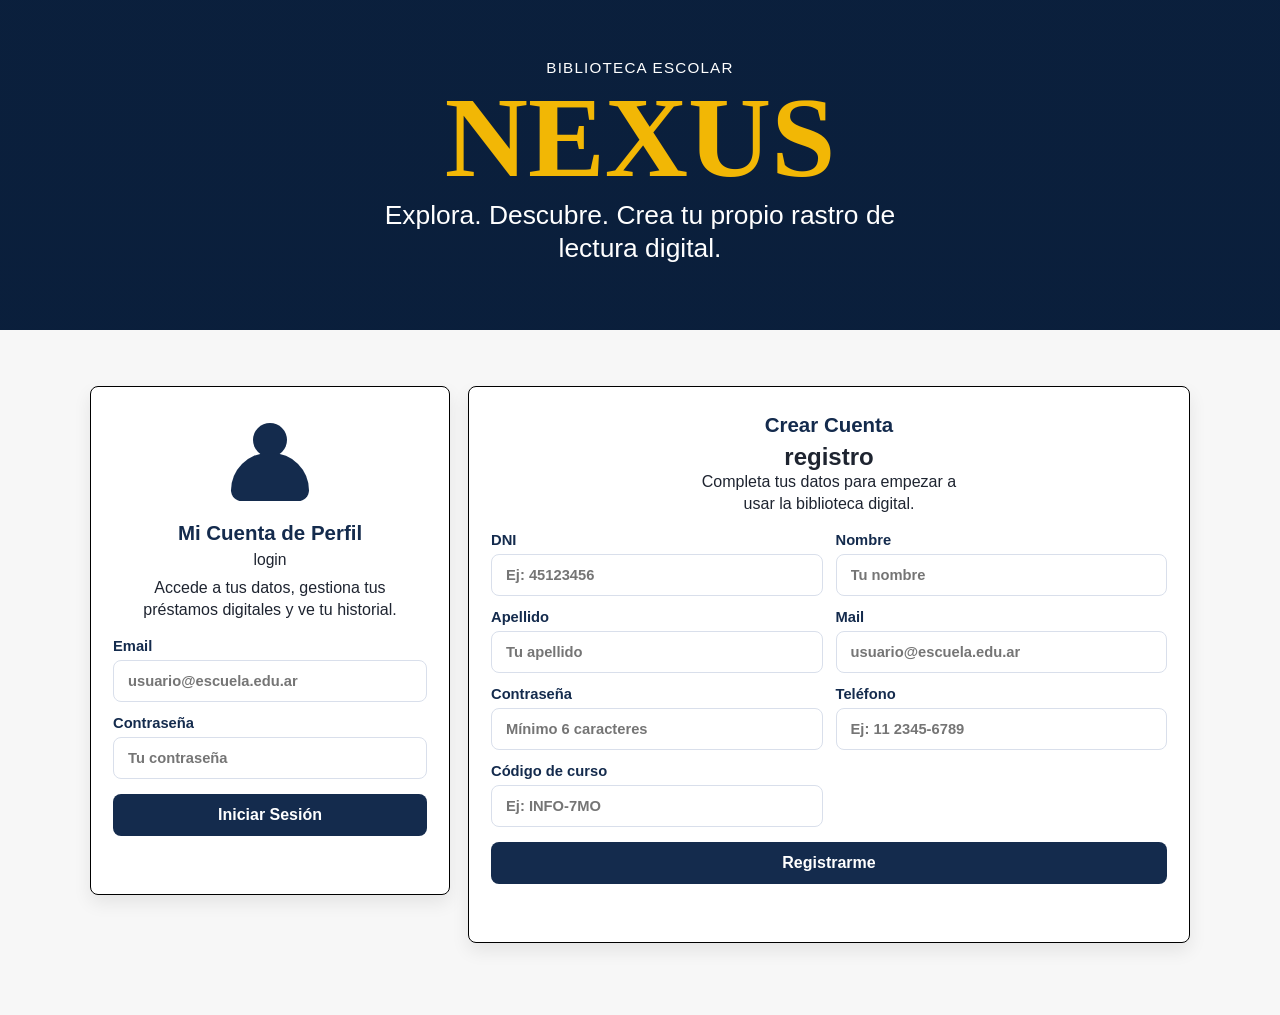
<file: index.html>
<!DOCTYPE html>
<html lang="es">
<head>
  <meta charset="UTF-8">
  <meta name="viewport" content="width=device-width, initial-scale=1.0">
  <title>NEXUS | Biblioteca escolar</title>
  <link rel="stylesheet" href="style.css">
</head>
<body>
  <header class="encabezado">
    <div class="hero-biblioteca">
      <p class="encabezado__etiqueta">Biblioteca escolar</p>
      <h1>NEXUS</h1>
      <p class="encabezado__subtitulo">Explora. Descubre. Crea tu propio rastro de lectura digital.</p>
    </div>
  </header>

  <nav id="barraNavegacion" class="menu-navegacion oculto">
    <button class="btn-nav" type="button" data-seccion="seccion-inicio">Inicio</button>
    <button class="btn-nav" type="button" data-seccion="seccion-buscar">Buscar Libros</button>
    <button class="btn-nav" type="button" data-seccion="seccion-consulta">Consultar Cat&aacute;logo</button>
    <button class="btn-nav" type="button" data-seccion="seccion-agregar">Cargar Libros</button>
    <button class="btn-nav" type="button" data-seccion="seccion-prestamos">Pr&eacute;stamos</button>
  </nav>

  <main class="contenedor">
    <section id="seccion-login" class="login-panel">
      <div class="login-tarjeta auth-card">
        <div class="login-icono" aria-hidden="true">
          <span class="login-icono__cabeza"></span>
          <span class="login-icono__cuerpo"></span>
        </div>

        <p class="login-etiqueta">Mi Cuenta de Perfil</p>
        <h2>login</h2>
        <p class="login-texto">Accede a tus datos, gestiona tus pr&eacute;stamos digitales y ve tu historial.</p>

        <form id="formularioLogin" class="login-formulario">
          <label>
            Email
            <input class="entrada-texto" type="email" id="inputUsuario" placeholder="usuario@escuela.edu.ar" required>
          </label>

          <label>
            Contrase&ntilde;a
            <input class="entrada-texto" type="password" id="inputPasswordLogin" placeholder="Tu contrase&ntilde;a" required>
          </label>

          <button class="boton login-boton" type="submit">Iniciar Sesi&oacute;n</button>
        </form>

        <p class="mensaje login-mensaje" id="mensajeLogin"></p>
      </div>

      <div class="registro-tarjeta auth-card">
        <p class="login-etiqueta">Crear Cuenta</p>
        <h2>registro</h2>
        <p class="login-texto">Completa tus datos para empezar a usar la biblioteca digital.</p>

        <form id="formularioRegistro" class="registro-formulario">
          <label>
            DNI
            <input class="entrada-texto" type="text" id="inputRegistroDni" placeholder="Ej: 45123456" required>
          </label>

          <label>
            Nombre
            <input class="entrada-texto" type="text" id="inputRegistroNombre" placeholder="Tu nombre" required>
          </label>

          <label>
            Apellido
            <input class="entrada-texto" type="text" id="inputRegistroApellido" placeholder="Tu apellido" required>
          </label>

          <label>
            Mail
            <input class="entrada-texto" type="email" id="inputRegistroMail" placeholder="usuario@escuela.edu.ar" required>
          </label>

          <label>
            Contrase&ntilde;a
            <input class="entrada-texto" type="password" id="inputRegistroPassword" placeholder="M&iacute;nimo 6 caracteres" minlength="6" required>
          </label>

          <label>
            Tel&eacute;fono
            <input class="entrada-texto" type="tel" id="inputRegistroTelefono" placeholder="Ej: 11 2345-6789" required>
          </label>

          <label>
            C&oacute;digo de curso
            <input class="entrada-texto" type="text" id="inputRegistroCodigoCurso" placeholder="Ej: INFO-7MO" required>
          </label>

          <button class="boton login-boton registro-boton" type="submit">Registrarme</button>
        </form>

        <p class="mensaje login-mensaje" id="mensajeRegistro"></p>
      </div>
    </section>

    <section id="seccion-inicio" class="panel-principal oculto">
      <div class="encabezado-seccion">
        <div>
          <h2>Panel principal</h2>
          <p>Una vista simple para que la bibliotecaria pueda trabajar con las funciones b&aacute;sicas del sistema.</p>
        </div>
      </div>

      <div class="acciones-rapidas">
        <button class="tarjeta-accion" type="button" data-seccion="seccion-buscar">
          <h3>Buscar libros</h3>
          <p>Consultar el cat&aacute;logo por t&iacute;tulo, autor, editorial, a&ntilde;o, g&eacute;nero o c&oacute;digo.</p>
        </button>

        <button class="tarjeta-accion" type="button" data-seccion="seccion-agregar">
          <h3>Cargar libros</h3>
          <p>Agregar un nuevo libro al sistema con todos sus datos.</p>
        </button>

        <button class="tarjeta-accion" type="button" data-seccion="seccion-prestamos">
          <h3>Pr&eacute;stamos</h3>
          <p>Registrar pr&eacute;stamos y devoluciones.</p>
        </button>
      </div>

      <section class="grilla-resumen" id="resumen-stock">
        <article class="tarjeta-resumen">
          <span class="tarjeta-resumen__etiqueta">T&iacute;tulos cargados</span>
          <strong class="tarjeta-resumen__valor" id="totalTitulos">0</strong>
        </article>

        <article class="tarjeta-resumen">
          <span class="tarjeta-resumen__etiqueta">Ejemplares totales</span>
          <strong class="tarjeta-resumen__valor" id="totalEjemplares">0</strong>
        </article>

        <article class="tarjeta-resumen">
          <span class="tarjeta-resumen__etiqueta">Disponibles</span>
          <strong class="tarjeta-resumen__valor" id="totalDisponibles">0</strong>
        </article>

        <article class="tarjeta-resumen">
          <span class="tarjeta-resumen__etiqueta">Prestados</span>
          <strong class="tarjeta-resumen__valor" id="totalPrestados">0</strong>
        </article>
      </section>

      <section class="bloque-informativo">
        <h2>Nuestra idea</h2>
        <p>
          NEXUS es una propuesta simple para ayudar a la bibliotecaria a organizar
          los libros de la escuela, controlar el stock y registrar pr&eacute;stamos y devoluciones.
        </p>
        <p>
          En esta primera etapa nos enfocamos solo en la parte interna de la biblioteca.
          M&aacute;s adelante se podr&aacute;n agregar usuarios, reservas y otras funciones.
        </p>
      </section>
    </section>

    <section id="seccion-buscar" class="panel oculto">
      <div class="encabezado-seccion">
        <div>
          <h2>Buscar libros</h2>
          <p>Filtra el cat&aacute;logo por t&iacute;tulo, autor, editorial, a&ntilde;o, g&eacute;nero o c&oacute;digo.</p>
        </div>
      </div>

      <button class="boton-volver" type="button" data-seccion="seccion-inicio">Volver al inicio</button>

      <input
        class="entrada-texto"
        id="inputBuscador"
        type="text"
        placeholder="Escribe para buscar en el cat&aacute;logo"
      >

      <div class="contenedor-tabla">
        <table>
          <thead>
            <tr>
              <th>C&oacute;digo</th>
              <th>T&iacute;tulo</th>
              <th>Autor</th>
              <th>Editorial</th>
              <th>A&ntilde;o</th>
              <th>G&eacute;nero</th>
              <th>Stock</th>
              <th>Disponibles</th>
              <th>Acciones</th>
            </tr>
          </thead>
          <tbody id="cuerpoTablaLibros"></tbody>
        </table>
      </div>

      <p class="mensaje" id="mensajeCatalogo"></p>
    </section>

    <section id="seccion-consulta" class="panel panel-consulta oculto">
      <div class="encabezado-seccion">
        <div>
          <h2>Consulta de cat&aacute;logo</h2>
          <p>Busca libros disponibles por t&iacute;tulo, autor, editorial, a&ntilde;o, g&eacute;nero o c&oacute;digo.</p>
        </div>
      </div>

      <div class="bloque-busqueda-usuarios">
        <input
          class="entrada-texto"
          id="inputBuscadorUsuarios"
          type="text"
          placeholder="Buscar en el cat&aacute;logo de la biblioteca"
        >
      </div>

      <div class="contenedor-tabla tabla-consulta">
        <table>
          <thead>
            <tr>
              <th>Libro</th>
              <th>Autor</th>
              <th>Editorial</th>
              <th>A&ntilde;o</th>
              <th>G&eacute;nero</th>
              <th>Disponibilidad</th>
            </tr>
          </thead>
          <tbody id="cuerpoTablaConsulta"></tbody>
        </table>
      </div>

      <p class="mensaje" id="mensajeConsulta"></p>
    </section>

    <section id="seccion-agregar" class="panel oculto">
      <div class="encabezado-seccion">
        <div>
          <h2>Cargar libros</h2>
          <p>Formulario simple para cargar nuevos ejemplares al cat&aacute;logo.</p>
        </div>
      </div>

      <button class="boton-volver" type="button" data-seccion="seccion-inicio">Volver al inicio</button>

      <form id="formularioAgregarLibro" class="grilla-formulario">
        <label>
          C&oacute;digo
          <input class="entrada-texto" type="text" id="inputCodigo" placeholder="Ej: NEX-010" required>
        </label>

        <label>
          T&iacute;tulo
          <input class="entrada-texto" type="text" id="inputTitulo" placeholder="Nombre del libro" required>
        </label>

        <label>
          Autor
          <input class="entrada-texto" type="text" id="inputAutor" placeholder="Autor o autora" required>
        </label>

        <label>
          Editorial
          <input class="entrada-texto" type="text" id="inputEditorial" placeholder="Ej: Kapelusz" required>
        </label>

        <label>
          A&ntilde;o
          <input class="entrada-texto" type="number" id="inputAnio" min="1000" max="2100" placeholder="Ej: 2024" required>
        </label>

        <label>
          G&eacute;nero
          <input class="entrada-texto" type="text" id="inputGenero" placeholder="Ej: Programacion" required>
        </label>

        <label>
          Cantidad
          <input class="entrada-texto" type="number" id="inputStock" min="1" value="1" required>
        </label>

        <button class="boton" type="submit">Guardar libro</button>
      </form>

      <p class="mensaje" id="mensajeLibro"></p>
    </section>

    <section id="seccion-prestamos" class="panel oculto">
      <div class="encabezado-seccion">
        <div>
          <h2>Pr&eacute;stamos y devoluciones</h2>
          <p>Registro b&aacute;sico de movimientos para una primera versi&oacute;n funcional.</p>
        </div>
      </div>

      <button class="boton-volver" type="button" data-seccion="seccion-inicio">Volver al inicio</button>

      <form id="formularioPrestamos" class="formulario-prestamos">
        <label>
          Libro
          <select class="entrada-texto" id="selectLibroPrestamo" required></select>
        </label>

        <label>
          Persona
          <input class="entrada-texto" type="text" id="inputPersonaPrestamo" placeholder="Nombre del alumno o docente" required>
        </label>

        <label>
          Acci&oacute;n
          <select class="entrada-texto" id="selectAccionPrestamo" required>
            <option value="prestamo">Pr&eacute;stamo</option>
            <option value="devolucion">Devoluci&oacute;n</option>
          </select>
        </label>

        <button class="boton" type="submit">Registrar movimiento</button>
      </form>

      <p class="mensaje" id="mensajePrestamo"></p>

      <div class="contenedor-tabla">
        <table>
          <thead>
            <tr>
              <th>Fecha</th>
              <th>Libro</th>
              <th>Persona</th>
              <th>Movimiento</th>
            </tr>
          </thead>
          <tbody id="cuerpoTablaMovimientos"></tbody>
        </table>
      </div>
    </section>
  </main>

  <script src="Biblioteca.js"></script>
</body>
</html>
</file>
<file: style.css>
:root {
  --azul-oscuro: #142b4d;
  --azul-medio: #e8eef7;
  --dorado: #f2b705;
  --blanco: #ffffff;
  --crema: #f5f1e8;
  --texto: #1e2430;
  --suave: #5c6678;
  --borde: #d9dfeb;
  --sombra: 0 8px 18px rgba(0, 0, 0, 0.08);
}

* {
  box-sizing: border-box;
  margin: 0;
  padding: 0;
}

body {
  font-family: Arial, sans-serif;
  background-color: #f7f7f7;
  color: var(--texto);
}

label {
  display: grid;
  gap: 8px;
  font-weight: bold;
  color: var(--azul-oscuro);
}

.oculto {
  display: none !important;
}

.encabezado {
  background-color: var(--azul-oscuro);
  color: var(--blanco);
  text-align: center;
}

.hero-biblioteca {
  min-height: 330px;
  display: grid;
  place-items: center;
  align-content: center;
  padding: 52px 20px 58px;
  background:
    linear-gradient(rgba(7, 27, 54, 0.72), rgba(7, 27, 54, 0.76)),
    url("https://images.unsplash.com/photo-1521587760476-6c12a4b040da?auto=format&fit=crop&w=1600&q=80");
  background-position: center;
  background-size: cover;
}

.encabezado__etiqueta {
  margin-bottom: 10px;
  font-size: 0.95rem;
  letter-spacing: 0.08em;
  text-transform: uppercase;
}

.encabezado h1 {
  margin-bottom: 10px;
  color: var(--dorado);
  font-size: clamp(4rem, 12vw, 7.2rem);
  line-height: 0.9;
  font-family: Verdana;
  font-weight: 1500;
}

.encabezado__subtitulo {
  max-width: 580px;
  margin: 0 auto;
  font-size: clamp(1.1rem, 3vw, 1.65rem);
  line-height: 1.25;
}

.menu-navegacion {
  position: sticky;
  top: 0;
  z-index: 10;
  display: flex;
  justify-content: center;
  gap: 10px;
  padding: 14px 20px;
  background-color: var(--blanco);
  border-bottom: 1px solid var(--borde);
  box-shadow: var(--sombra);
}

.btn-nav {
  padding: 10px 16px;
  border: 1px solid transparent;
  border-radius: 8px;
  background-color: var(--azul-medio);
  color: var(--azul-oscuro);
  font-weight: bold;
  cursor: pointer;
}

.btn-nav:hover {
  background-color: var(--azul-oscuro);
  color: var(--blanco);
}

.contenedor {
  width: min(1100px, 92%);
  margin: 0 auto;
  padding: 32px 0 48px;
}

.panel-principal,
.panel,
.bloque-informativo,
.tarjeta-resumen {
  background-color: var(--blanco);
  border-radius: 8px;
  box-shadow: var(--sombra);
}

.panel-principal,
.panel,
.bloque-informativo {
  padding: 28px;
  margin-bottom: 24px;
}

.encabezado-seccion {
  margin-bottom: 18px;
}

.encabezado-seccion h2,
.bloque-informativo h2 {
  margin-bottom: 8px;
  color: var(--azul-oscuro);
}

.encabezado-seccion p,
.bloque-informativo p {
  line-height: 1.6;
  color: var(--suave);
}

.login-panel {
  display: grid;
  grid-template-columns: minmax(280px, 360px) minmax(320px, 1fr);
  align-items: start;
  justify-content: center;
  gap: 18px;
  padding: 24px 0;
}

.auth-card {
  padding: 26px 22px 22px;
  border-radius: 8px;
  background-color: var(--blanco);
  box-shadow: var(--sombra);
  text-align: center;
  border: 1px solid #000000;
}

.login-tarjeta {
  width: 100%;
}

.registro-tarjeta {
  text-align: center;
}

.login-icono {
  position: relative;
  width: 94px;
  height: 94px;
  margin: 0 auto 14px;
  color: var(--azul-oscuro);
}

.login-icono__cabeza,
.login-icono__cuerpo {
  position: absolute;
  left: 50%;
  transform: translateX(-50%);
  background-color: currentColor;
}

.login-icono__cabeza {
  top: 10px;
  width: 34px;
  height: 34px;
  border-radius: 50%;
}

.login-icono__cuerpo {
  bottom: 6px;
  width: 78px;
  height: 48px;
  border-radius: 42px 42px 12px 12px;
}

.login-etiqueta {
  margin-bottom: 6px;
  color: var(--azul-oscuro);
  font-size: 1.28rem;
  font-weight: 800;
}

.login-tarjeta h2 {
  margin-bottom: 8px;
  color: var(--texto);
  font-size: 0.98rem;
  font-weight: 400;
}

.login-texto {
  max-width: 260px;
  margin: 0 auto 18px;
  color: var(--texto);
  line-height: 1.35;
}

.login-formulario {
  display: grid;
  gap: 13px;
  text-align: left;
}

.login-formulario label,
.registro-formulario label {
  gap: 6px;
  font-size: 0.92rem;
}

.registro-formulario {
  display: grid;
  grid-template-columns: repeat(2, minmax(0, 1fr));
  gap: 13px;
  text-align: left;
}

.login-boton {
  width: 100%;
  margin-top: 2px;
  padding: 10px 14px;
  border-radius: 8px;
  background-color: var(--dorado);
  color: var(--azul-oscuro);
  font-weight: 800;
}

.registro-boton {
  grid-column: 1 / -1;
}

.login-boton:hover {
  background-color: #d99f00;
}

.login-mensaje {
  text-align: center;
}

.acciones-rapidas {
  display: grid;
  grid-template-columns: repeat(3, 1fr);
  gap: 16px;
  margin-bottom: 24px;
}

.tarjeta-accion {
  padding: 20px;
  border: none;
  border-top: 6px solid var(--dorado);
  border-radius: 8px;
  background-color: #fffdf8;
  box-shadow: var(--sombra);
  text-align: left;
  cursor: pointer;
}

.tarjeta-accion:hover {
  transform: translateY(-2px);
}

.tarjeta-accion h3 {
  margin-bottom: 10px;
  color: var(--azul-oscuro);
}

.tarjeta-accion p {
  color: var(--suave);
  line-height: 1.5;
}

.boton-volver {
  margin-bottom: 18px;
  padding: 10px 14px;
  border: 1px solid var(--borde);
  border-radius: 8px;
  background-color: var(--azul-medio);
  color: var(--azul-oscuro);
  font-weight: bold;
  cursor: pointer;
}

.boton-volver:hover {
  background-color: var(--azul-oscuro);
  color: var(--blanco);
}

.panel-consulta {
  border-top: 6px solid var(--dorado);
}

.bloque-busqueda-usuarios {
  padding: 18px;
  margin-bottom: 18px;
  border: 1px solid var(--borde);
  border-radius: 8px;
  background-color: #fffdf8;
}

.tabla-consulta th {
  background-color: var(--azul-oscuro);
  color: var(--blanco);
}

.tabla-consulta td:first-child {
  min-width: 180px;
}

.codigo-consulta {
  display: block;
  margin-top: 4px;
  color: var(--suave);
  font-size: 0.88rem;
}

.etiqueta-disponible,
.etiqueta-no-disponible {
  display: inline-block;
  padding: 6px 10px;
  border-radius: 8px;
  font-size: 0.9rem;
  font-weight: bold;
}

.etiqueta-disponible {
  background-color: #e6f4ea;
  color: #236b38;
}

.etiqueta-no-disponible {
  background-color: #f9e1e1;
  color: #8f2d2d;
}

.grilla-resumen {
  display: grid;
  grid-template-columns: repeat(4, 1fr);
  gap: 16px;
  margin-bottom: 24px;
}

.tarjeta-resumen {
  padding: 20px;
  text-align: center;
}

.tarjeta-resumen__etiqueta {
  display: block;
  margin-bottom: 10px;
  color: var(--suave);
  font-size: 0.95rem;
}

.tarjeta-resumen__valor {
  color: var(--azul-oscuro);
  font-size: 2rem;
}

.bloque-informativo p + p {
  margin-top: 12px;
}

.entrada-texto,
select,
button {
  font: inherit;
}

.entrada-texto {
  width: 100%;
  padding: 12px 14px;
  border: 1px solid var(--borde);
  border-radius: 8px;
  background-color: var(--blanco);
}

.grilla-formulario {
  display: grid;
  grid-template-columns: repeat(2, 1fr);
  gap: 16px;
}

.formulario-prestamos {
  display: grid;
  grid-template-columns: 1.4fr 1fr 1fr auto;
  gap: 16px;
  align-items: end;
  margin-bottom: 14px;
}

.boton {
  padding: 12px 18px;
  border: none;
  border-radius: 8px;
  background-color: var(--azul-oscuro);
  color: var(--blanco);
  cursor: pointer;
}

.boton:hover {
  background-color: #0f2039;
}

.boton--peligro {
  padding: 8px 12px;
  background-color: #b43a3a;
}

.boton--peligro:hover {
  background-color: #8f2d2d;
}

.mensaje {
  min-height: 24px;
  margin-top: 12px;
  color: var(--azul-oscuro);
  font-weight: bold;
}

.contenedor-tabla {
  overflow-x: auto;
}

table {
  width: 100%;
  border-collapse: collapse;
}

th,
td {
  padding: 12px;
  border-bottom: 1px solid var(--borde);
  text-align: left;
}

th {
  background-color: var(--azul-medio);
  color: var(--azul-oscuro);
}

.estado-bajo {
  color: #a04b00;
  font-weight: bold;
}

@media (max-width: 920px) {
  .login-panel {
    grid-template-columns: 1fr;
  }

  .acciones-rapidas,
  .grilla-resumen,
  .grilla-formulario {
    grid-template-columns: 1fr 1fr;
  }

  .formulario-prestamos {
    grid-template-columns: 1fr 1fr;
  }
}

@media (max-width: 680px) {
  .hero-biblioteca {
    min-height: 290px;
    padding: 40px 18px;
  }

  .contenedor {
    width: min(100% - 32px, 1100px);
  }

  .menu-navegacion {
    flex-wrap: wrap;
  }

  .btn-nav {
    flex: 1 1 140px;
  }

  .acciones-rapidas,
  .grilla-resumen,
  .grilla-formulario,
  .registro-formulario,
  .formulario-prestamos {
    grid-template-columns: 1fr;
  }

  .login-panel {
    padding-top: 10px;
  }
}
</file>
